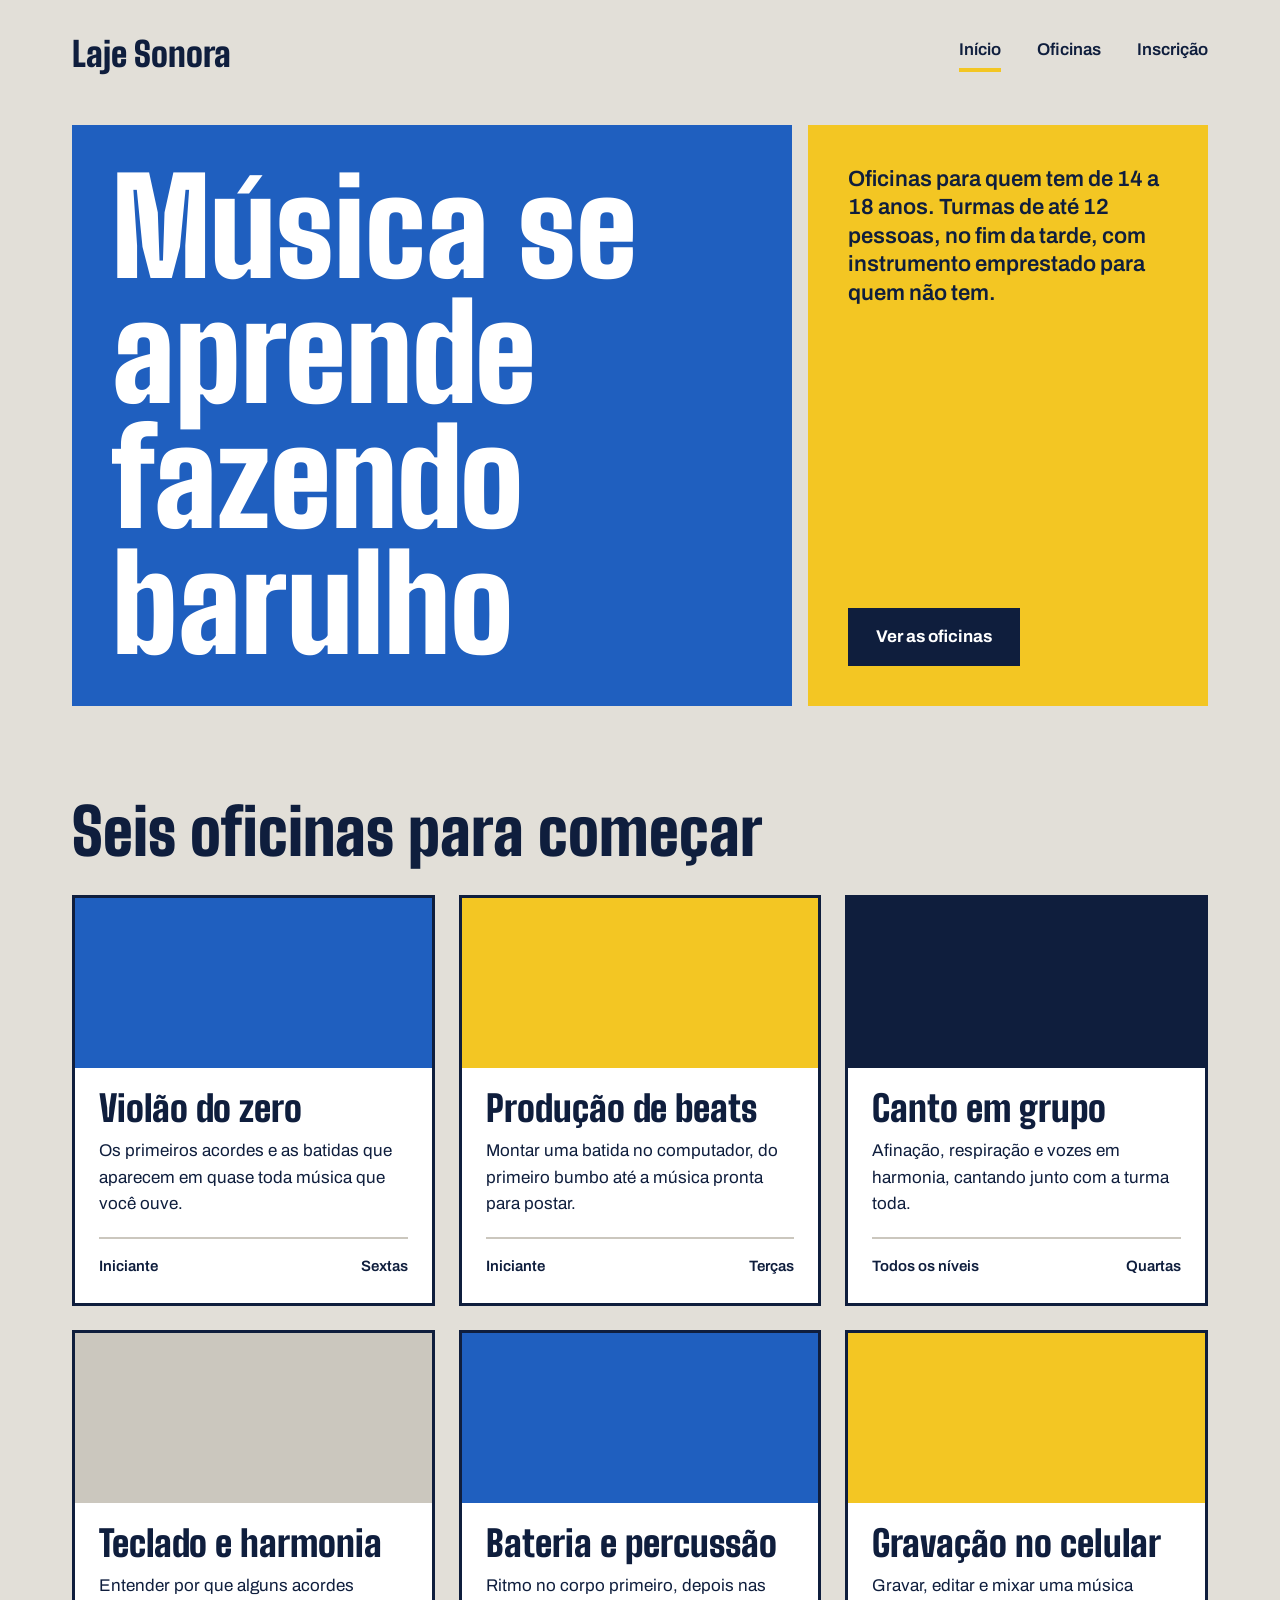
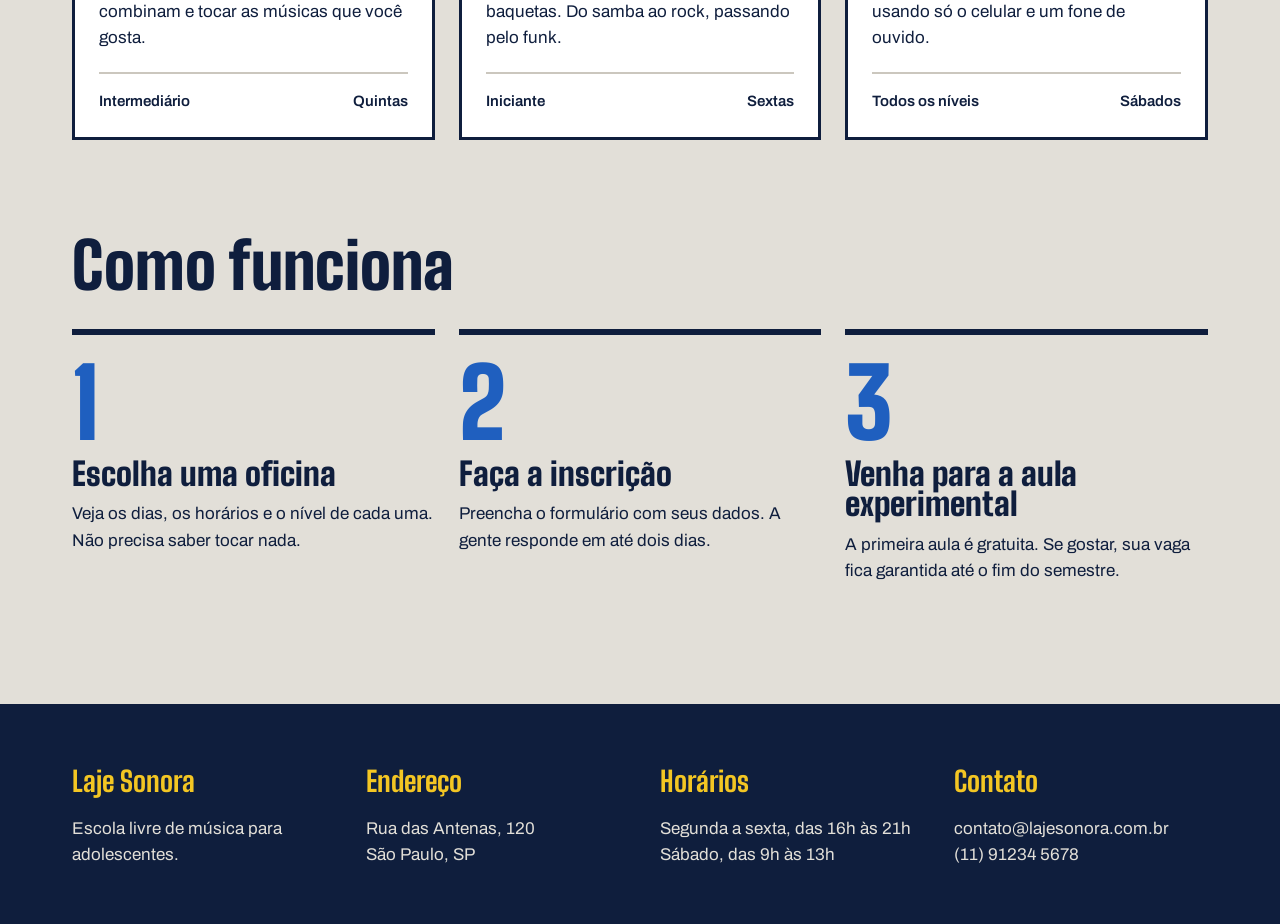
<file: index.html>
<!DOCTYPE html>
<html lang="pt-BR">
<head>
    <meta charset="UTF-8">
    <meta name="viewport" content="width=device-width, initial-scale=1.0">
    <title>Laje Sonora | Início</title>
    <link rel="preconnect" href="https://fonts.googleapis.com">
<link rel="preconnect" href="https://fonts.gstatic.com" crossorigin>
<link href="https://fonts.googleapis.com/css2?family=Archivo:ital,wght@0,100..900;1,100..900&family=Big+Shoulders:opsz,wght@10..72,100..900&display=swap" rel="stylesheet">
    <link rel="stylesheet" href="index.css">
</head>
<body>

    
    <header class="conteudo topo">
        <a href="index.html" class="logo">Laje Sonora</a>
        <nav class="menu">
            <a href="index.html" class="atual">Início</a>
            <a href="oficinas.html">Oficinas</a>
            <a href="inscricao.html">Inscrição</a>
        </nav>
    </header>

    <main>
        <section class="conteudo cartazes">
            <div class="cartaz cartaz-principal">
                <h1>Música se aprende fazendo barulho</h1>
            </div>
            <div class="cartaz cartaz-lateral">
                <p>Oficinas para quem tem de 14 a 18 anos. Turmas de até 12 pessoas, no fim da tarde, com instrumento emprestado para quem não tem.</p>
                <a href="oficinas.html" class="botao">Ver as oficinas</a>
            </div>
        </section>

        <section class="conteudo secao">
            <h2 class="titulo-secao">Seis oficinas para começar</h2>
            
            <div class="cards">
                
                <article class="card">
                    <div class="foto foto-azul"></div>
                    <div class="card-texto">
                        <h3>Violão do zero</h3>
                        <p>Os primeiros acordes e as batidas que aparecem em quase toda música que você ouve.</p>
                        <div class="card-info">
                            <span>Iniciante</span>
                            <span>Sextas</span>
                        </div>
                    </div>
                </article>

                <article class="card">
                    <div class="foto foto-amarela"></div>
                    <div class="card-texto">
                        <h3>Produção de beats</h3>
                        <p>Montar uma batida no computador, do primeiro bumbo até a música pronta para postar.</p>
                        <div class="card-info">
                            <span>Iniciante</span>
                            <span>Terças</span>
                        </div>
                    </div>
                </article>

                <article class="card">
                    <div class="foto foto-tinta"></div>
                    <div class="card-texto">
                        <h3>Canto em grupo</h3>
                        <p>Afinação, respiração e vozes em harmonia, cantando junto com a turma toda.</p>
                        <div class="card-info">
                            <span>Todos os níveis</span>
                            <span>Quartas</span>
                        </div>
                    </div>
                </article>

                <article class="card">
                    <div class="foto"></div>
                    <div class="card-texto">
                        <h3>Teclado e harmonia</h3>
                        <p>Entender por que alguns acordes combinam e tocar as músicas que você gosta.</p>
                        <div class="card-info">
                            <span>Intermediário</span>
                            <span>Quintas</span>
                        </div>
                    </div>
                </article>

                <article class="card">
                    <div class="foto foto-azul"></div>
                    <div class="card-texto">
                        <h3>Bateria e percussão</h3>
                        <p>Ritmo no corpo primeiro, depois nas baquetas. Do samba ao rock, passando pelo funk.</p>
                        <div class="card-info">
                            <span>Iniciante</span>
                            <span>Sextas</span>
                        </div>
                    </article>

                <article class="card">
                    <div class="foto foto-amarela"></div>
                    <div class="card-texto">
                        <h3>Gravação no celular</h3>
                        <p>Gravar, editar e mixar uma música usando só o celular e um fone de ouvido.</p>
                        <div class="card-info">
                            <span>Todos os níveis</span>
                            <span>Sábados</span>
                        </div>
                    </div>
                </article>

            </div>
        </section>
        <section class="conteudo secao">
            <h2 class="titulo-secao">Como funciona</h2>
            
            <div class="passos">
                
                <div class="passo">
                    <p class="passo-numero">1</p>
                    <h3>Escolha uma oficina</h3>
                    <p>Veja os dias, os horários e o nível de cada uma. Não precisa saber tocar nada.</p>
                </div>

                <div class="passo">
                    <p class="passo-numero">2</p>
                    <h3>Faça a inscrição</h3>
                    <p>Preencha o formulário com seus dados. A gente responde em até dois dias.</p>
                </div>

                <div class="passo">
                    <p class="passo-numero">3</p>
                    <h3>Venha para a aula experimental</h3>
                    <p>A primeira aula é gratuita. Se gostar, sua vaga fica garantida até o fim do semestre.</p>
                </div>

            </div>
        </section>
    </main>
    <footer class="rodape">
        <div class="conteudo rodape-colunas">
            
            <div class="rodape-coluna">
                <h4>Laje Sonora</h4>
                <p>Escola livre de música para adolescentes.</p>
            </div>
    
            <div class="rodape-coluna">
                <h4>Endereço</h4>
                <p>Rua das Antenas, 120<br>São Paulo, SP</p>
            </div>
    
            <div class="rodape-coluna">
                <h4>Horários</h4>
                <p>Segunda a sexta, das 16h às 21h<br>Sábado, das 9h às 13h</p>
            </div>
    
            <div class="rodape-coluna">
                <h4>Contato</h4>
                <p>contato@lajesonora.com.br<br>(11) 91234 5678</p>
            </div>
    
        </div>
    </footer>
</body>
</html>
</file>
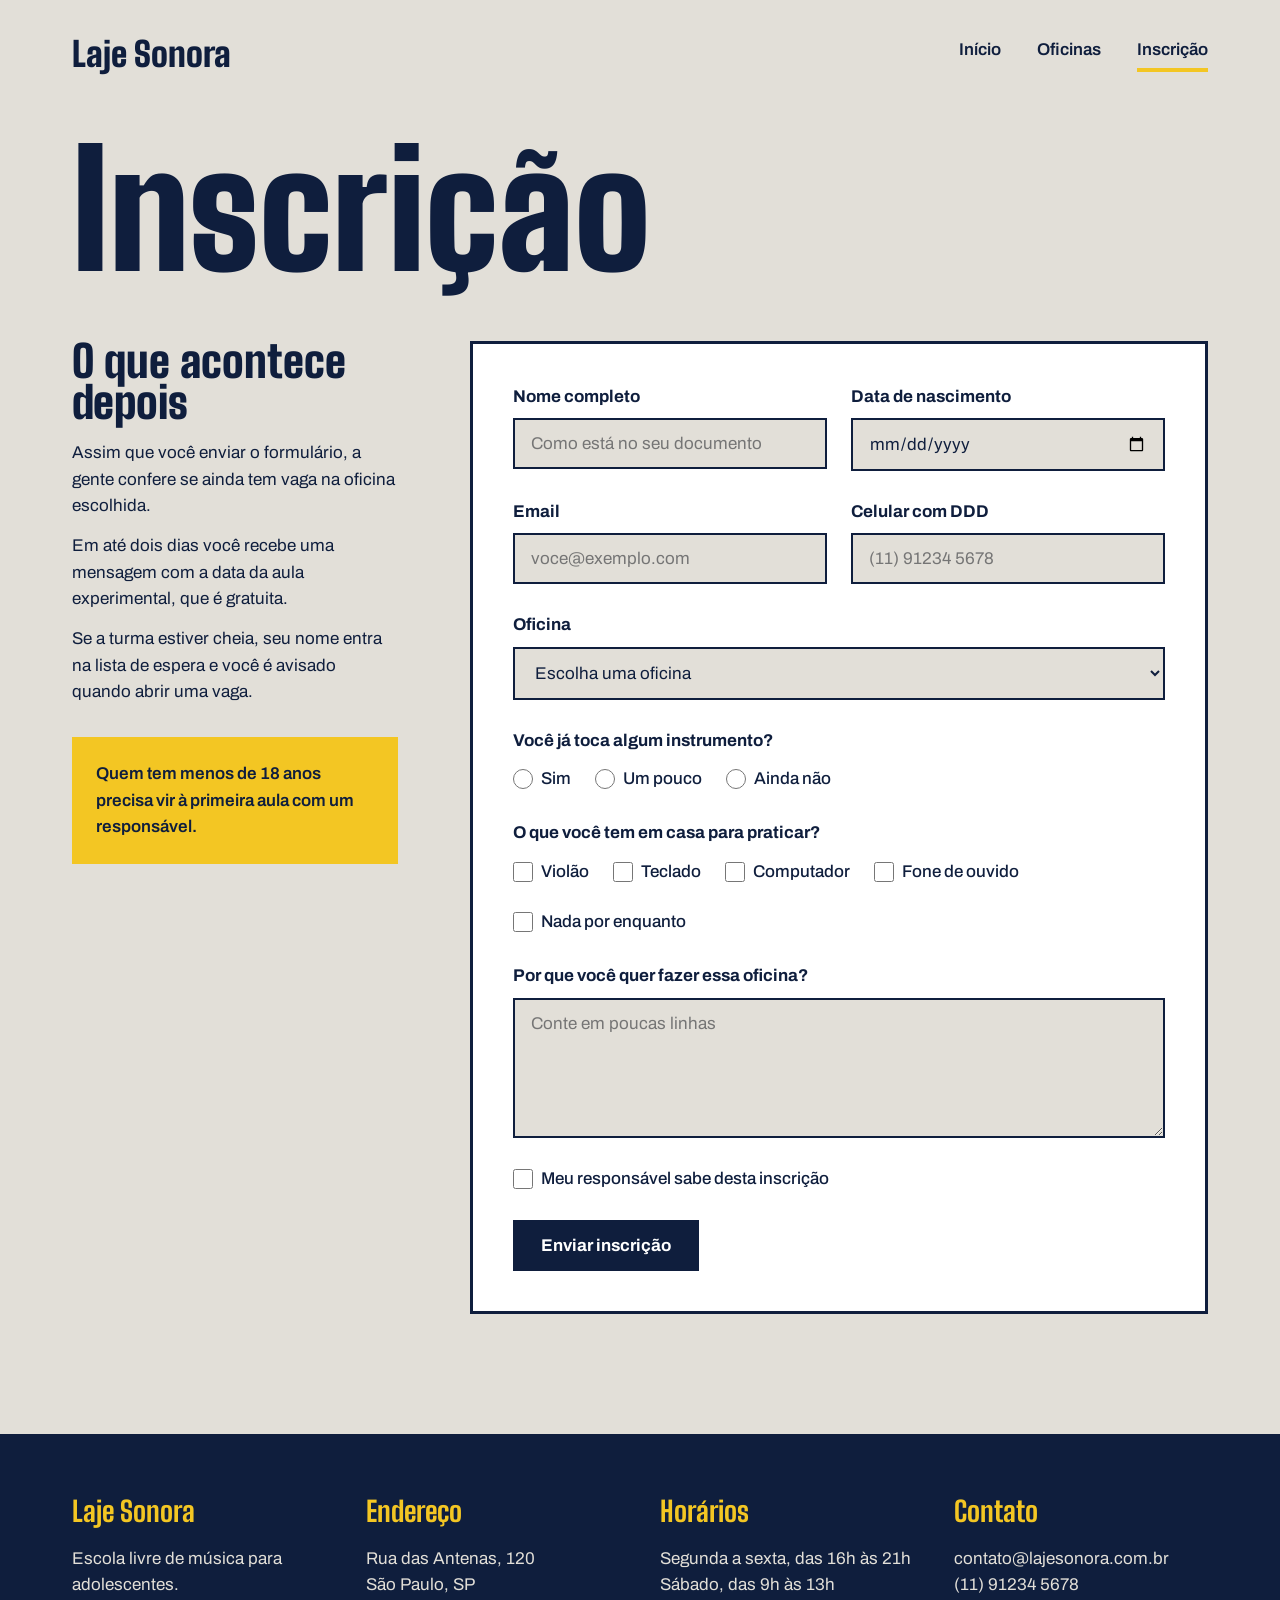
<file: inscricao.html>
<!DOCTYPE html>
<html lang="pt-BR">
<head>
    <meta charset="UTF-8">
    <meta name="viewport" content="width=device-width, initial-scale=1.0">
    <title>Laje Sonora | Inscrição</title>
    <link rel="preconnect" href="https://fonts.googleapis.com">
  <link rel="preconnect" href="https://fonts.gstatic.com" crossorigin>
  <link href="https://fonts.googleapis.com/css2?family=Archivo:ital,wght@0,100..900;1,100..900&family=Big+Shoulders:opsz,wght@10..72,100..900&display=swap" rel="stylesheet">
    <link rel="stylesheet" href="inscricao.css">
</head>
<body>
    <header class="topo">
        <a href="index.html" class="logo">Laje Sonora</a>
        <nav class="menu">
            <a href="index.html">Início</a>
            <a href="oficinas.html">Oficinas</a>
            <a href="inscricao.html" class="atual">Inscrição</a>
        </nav>
    </header>

    <main class="conteudo">
        <h1 class="titulo-pagina">Inscrição</h1>

        <div class="inscricao">
            <section class="explicacao">
                <h2>O que acontece depois</h2>
                <p>Assim que você enviar o formulário, a gente confere se ainda tem vaga na oficina escolhida.</p>
                <p>Em até dois dias você recebe uma mensagem com a data da aula experimental, que é gratuita.</p>
                <p>Se a turma estiver cheia, seu nome entra na lista de espera e você é avisado quando abrir uma vaga.</p>
                <p class="aviso">Quem tem menos de 18 anos precisa vir à primeira aula com um responsável.</p>
            </section>

            <form class="formulario" action="#" method="post">
                <div class="linha">
                    <div class="campo">
                        <label for="nome">Nome completo</label>
                        <input type="text" id="nome" name="nome" placeholder="Como está no seu documento" required>
                    </div>

                    <div class="campo">
                        <label for="nascimento">Data de nascimento</label>
                        <input type="date" id="nascimento" name="nascimento" required>
                    </div>
                </div>

                <div class="linha">
                    <div class="campo">
                        <label for="email">Email</label>
                        <input type="email" id="email" name="email" placeholder="voce@exemplo.com" required>
                    </div>

                    <div class="campo">
                        <label for="telefone">Celular com DDD</label>
                        <input type="tel" id="telefone" name="telefone" placeholder="(11) 91234 5678" required>
                    </div>
                </div>

                <div class="campo">
                    <label for="oficina">Oficina</label>
                    <select id="oficina" name="oficina" required>
                        <option value="">Escolha uma oficina</option>
                        <option value="violao">Violão do zero</option>
                        <option value="beats">Produção de beats</option>
                        <option value="canto">Canto em grupo</option>
                        <option value="teclado">Teclado e harmonia</option>
                        <option value="bateria">Bateria e percussão</option>
                        <option value="gravacao">Gravação no celular</option>
                    </select>
                </div>

                <fieldset class="grupo">
                    <legend>Você já toca algum instrumento?</legend>
                    <div class="opcoes">
                        <div class="opcao">
                            <input type="radio" id="tocaSim" name="toca" value="sim">
                            <label for="tocaSim">Sim</label>
                        </div>
                        <div class="opcao">
                            <input type="radio" id="tocaPouco" name="toca" value="pouco">
                            <label for="tocaPouco">Um pouco</label>
                        </div>
                        <div class="opcao">
                            <input type="radio" id="tocaNao" name="toca" value="nao">
                            <label for="tocaNao">Ainda não</label>
                        </div>
                    </div>
                </fieldset>

                <fieldset class="grupo">
                    <legend>O que você tem em casa para praticar?</legend>
                    <div class="opcoes">
                        <div class="opcao">
                            <input type="checkbox" id="temViolao" name="tem" value="violao">
                            <label for="temViolao">Violão</label>
                        </div>
                        <div class="opcao">
                            <input type="checkbox" id="temTeclado" name="tem" value="teclado">
                            <label for="temTeclado">Teclado</label>
                        </div>
                        <div class="opcao">
                            <input type="checkbox" id="temComputador" name="tem" value="computador">
                            <label for="temComputador">Computador</label>
                        </div>
                        <div class="opcao">
                            <input type="checkbox" id="temFone" name="tem" value="fone">
                            <label for="temFone">Fone de ouvido</label>
                        </div>
                        <div class="opcao">
                            <input type="checkbox" id="temNada" name="tem" value="nada">
                            <label for="temNada">Nada por enquanto</label>
                        </div>
                    </div>
                </fieldset>

                <div class="campo">
                    <label for="motivo">Por que você quer fazer essa oficina?</label>
                    <textarea id="motivo" name="motivo" placeholder="Conte em poucas linhas"></textarea>
                </div>

                <div class="opcao">
                    <input type="checkbox" id="responsavel" name="responsavel" required>
                    <label for="responsavel">Meu responsável sabe desta inscrição</label>
                </div>

                <div>
                    <button type="submit" class="botao">Enviar inscrição</button>
                </div>
            </form>
        </div>
    </main>

<footer class="rodape">
    <div class="conteudo rodape-colunas">

        <div class="rodape-coluna">
            <h4>Laje Sonora</h4>
            <p>Escola livre de música para adolescentes.</p>
        </div>

        <div class="rodape-coluna">
            <h4>Endereço</h4>
            <p>Rua das Antenas, 120<br>São Paulo, SP</p>
        </div>

        <div class="rodape-coluna">
            <h4>Horários</h4>
            <p>Segunda a sexta, das 16h às 21h<br>Sábado, das 9h às 13h</p>
        </div>

        <div class="rodape-coluna">
            <h4>Contato</h4>
            <p>contato@lajesonora.com.br<br>(11) 91234 5678</p>
        </div>

    </div>
</footer>

</body>
</html>
</file>
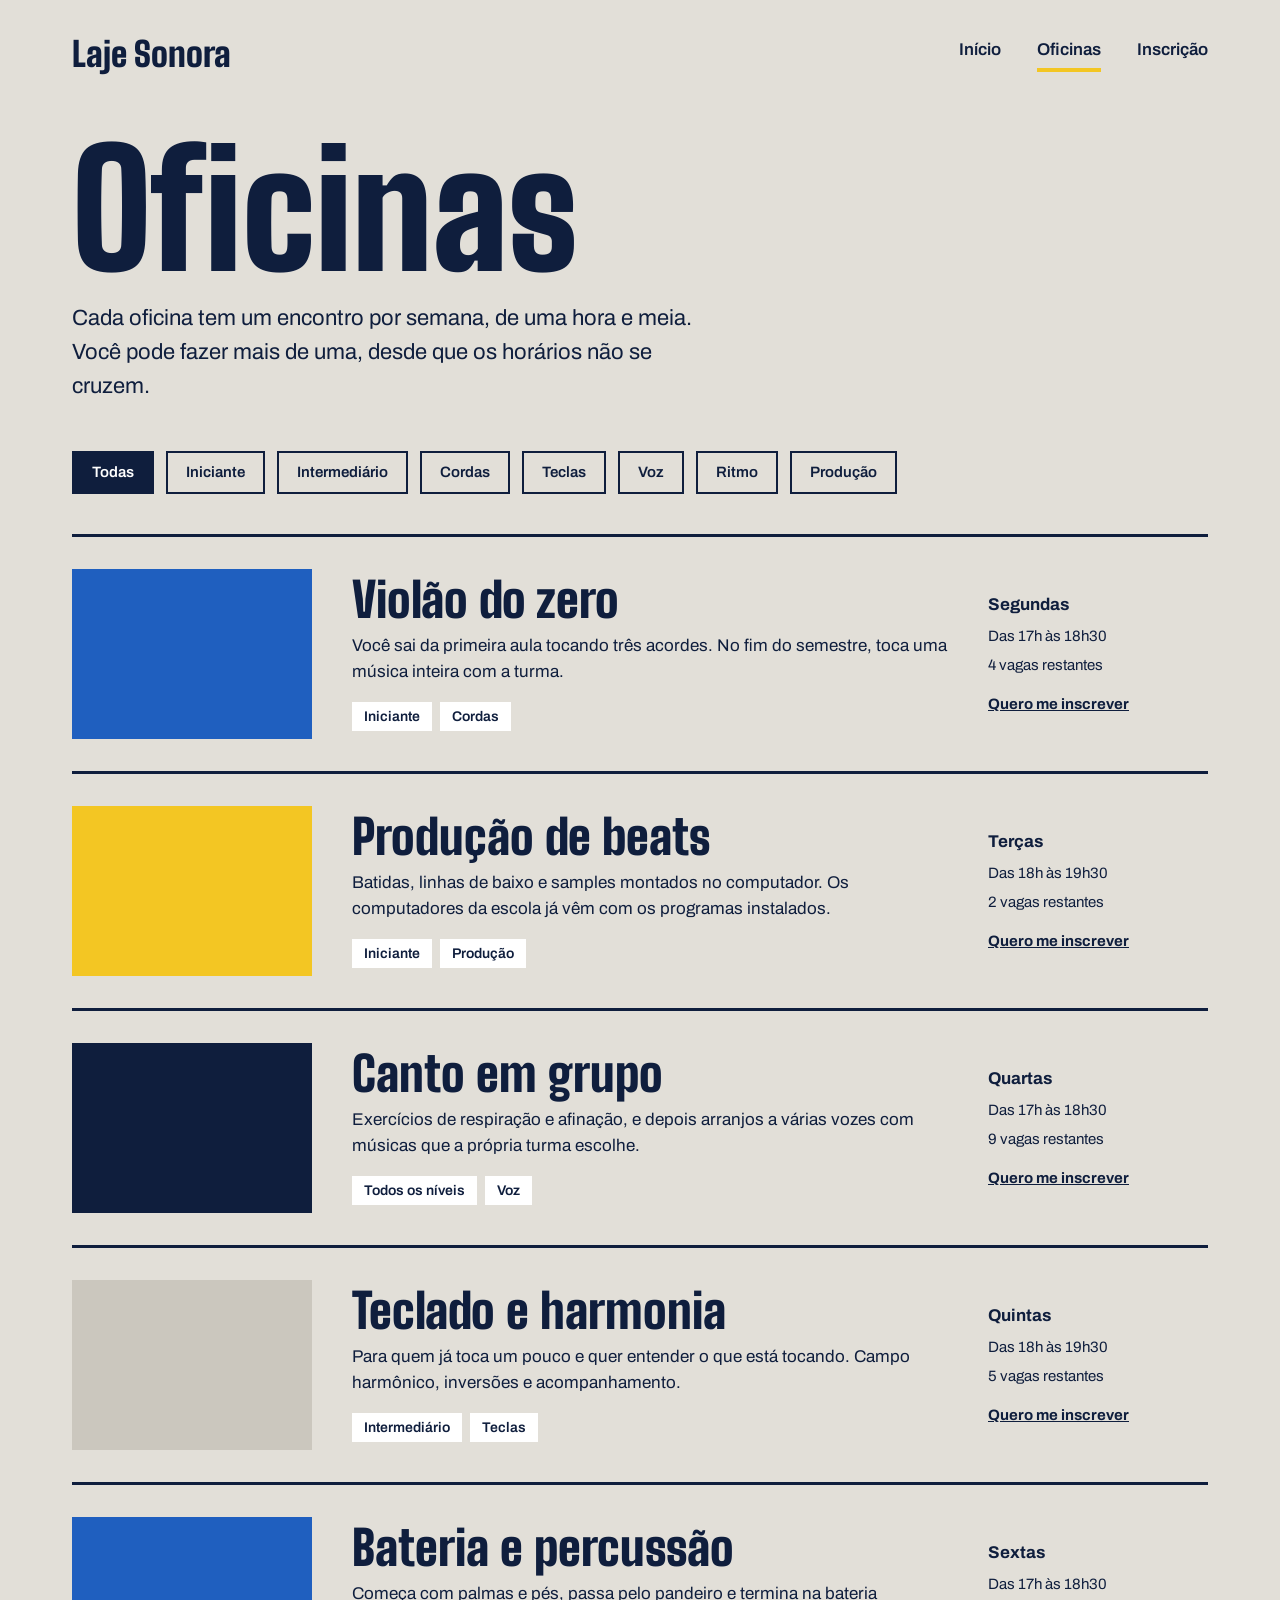
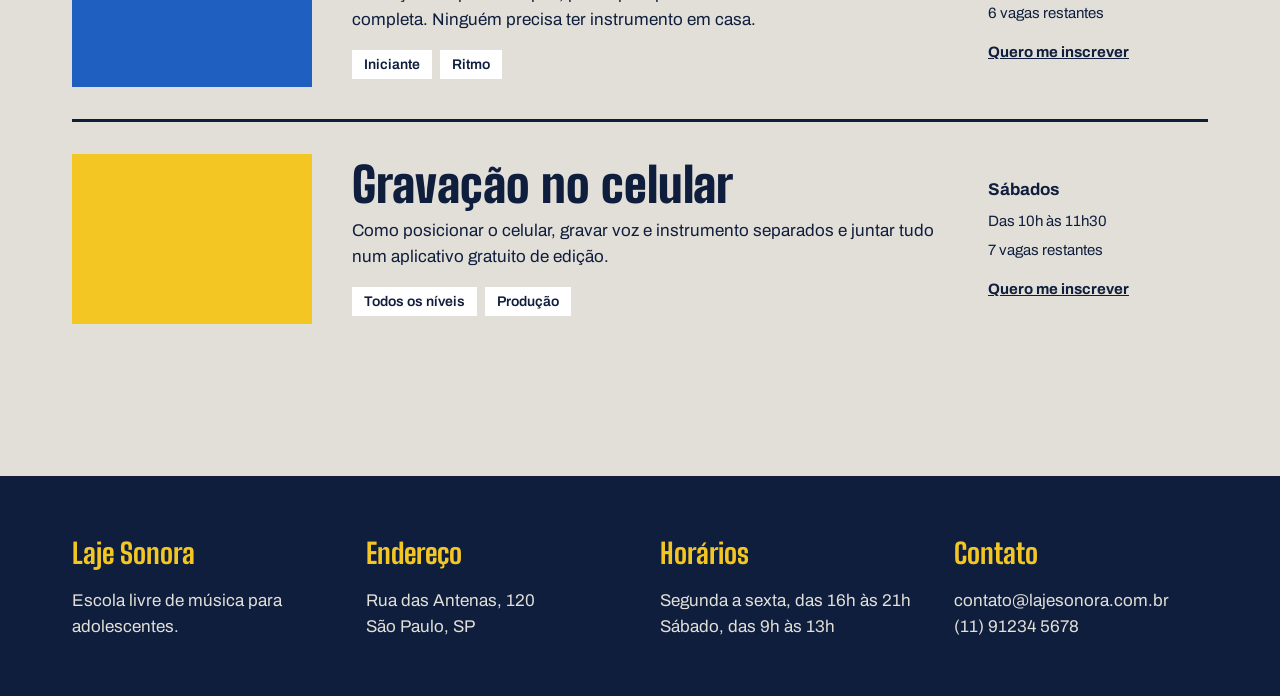
<file: oficinas.html>
<!DOCTYPE html>
<html lang="pt-BR">
<head>
  <meta charset="UTF-8">
  <meta name="viewport" content="width=device-width, initial-scale=1.0">
  <title>Laje Sonora | Oficinas</title>
  <link rel="preconnect" href="https://fonts.googleapis.com">
  <link rel="preconnect" href="https://fonts.gstatic.com" crossorigin>
  <link href="https://fonts.googleapis.com/css2?family=Archivo:ital,wght@0,100..900;1,100..900&family=Big+Shoulders:opsz,wght@10..72,100..900&display=swap" rel="stylesheet">
  <link rel="stylesheet" href="oficinas.css">
</head>
<body>

  <header class="topo">
    <a href="index.html" class="logo">Laje Sonora</a>
    <nav class="menu">
      <a href="index.html">Início</a>
      <a href="oficinas.html" class="atual">Oficinas</a>
      <a href="inscricao.html">Inscrição</a>
    </nav>
  </header>

  <main class="conteudo">
    <h1 class="titulo-pagina">Oficinas</h1>
    <p class="subtitulo-pagina">Cada oficina tem um encontro por semana, de uma hora e meia. Você pode fazer mais de uma, desde que os horários não se cruzem.</p>

    <div class="filtros">
      <span class="filtro ativo">Todas</span>
      <span class="filtro">Iniciante</span>
      <span class="filtro">Intermediário</span>
      <span class="filtro">Cordas</span>
      <span class="filtro">Teclas</span>
      <span class="filtro">Voz</span>
      <span class="filtro">Ritmo</span>
      <span class="filtro">Produção</span>
    </div>

    <div class="lista">

      <article class="oficina">
        <div class="foto foto-azul"></div>
        <div class="oficina-texto">
          <h2>Violão do zero</h2>
          <p>Você sai da primeira aula tocando três acordes. No fim do semestre, toca uma música inteira com a turma.</p>
          <div class="etiquetas">
            <span class="etiqueta">Iniciante</span>
            <span class="etiqueta">Cordas</span>
          </div>
        </div>
        <div class="oficina-detalhes">
          <strong>Segundas</strong>
          <span>Das 17h às 18h30</span>
          <span>4 vagas restantes</span>
          <a href="inscricao.html">Quero me inscrever</a>
        </div>
      </article>

      <article class="oficina">
        <div class="foto foto-amarela"></div>
        <div class="oficina-texto">
          <h2>Produção de beats</h2>
          <p>Batidas, linhas de baixo e samples montados no computador. Os computadores da escola já vêm com os programas instalados.</p>
          <div class="etiquetas">
            <span class="etiqueta">Iniciante</span>
            <span class="etiqueta">Produção</span>
          </div>
        </div>
        <div class="oficina-detalhes">
          <strong>Terças</strong>
          <span>Das 18h às 19h30</span>
          <span>2 vagas restantes</span>
          <a href="inscricao.html">Quero me inscrever</a>
        </div>
      </article>

      <article class="oficina">
        <div class="foto foto-tinta"></div>
        <div class="oficina-texto">
          <h2>Canto em grupo</h2>
          <p>Exercícios de respiração e afinação, e depois arranjos a várias vozes com músicas que a própria turma escolhe.</p>
          <div class="etiquetas">
            <span class="etiqueta">Todos os níveis</span>
            <span class="etiqueta">Voz</span>
          </div>
        </div>
        <div class="oficina-detalhes">
          <strong>Quartas</strong>
          <span>Das 17h às 18h30</span>
          <span>9 vagas restantes</span>
          <a href="inscricao.html">Quero me inscrever</a>
        </div>
      </article>

      <article class="oficina">
        <div class="foto"></div>
        <div class="oficina-texto">
          <h2>Teclado e harmonia</h2>
          <p>Para quem já toca um pouco e quer entender o que está tocando. Campo harmônico, inversões e acompanhamento.</p>
          <div class="etiquetas">
            <span class="etiqueta">Intermediário</span>
            <span class="etiqueta">Teclas</span>
          </div>
        </div>
        <div class="oficina-detalhes">
          <strong>Quintas</strong>
          <span>Das 18h às 19h30</span>
          <span>5 vagas restantes</span>
          <a href="inscricao.html">Quero me inscrever</a>
        </div>
      </article>

      <article class="oficina">
        <div class="foto foto-azul"></div>
        <div class="oficina-texto">
          <h2>Bateria e percussão</h2>
          <p>Começa com palmas e pés, passa pelo pandeiro e termina na bateria completa. Ninguém precisa ter instrumento em casa.</p>
          <div class="etiquetas">
            <span class="etiqueta">Iniciante</span>
            <span class="etiqueta">Ritmo</span>
          </div>
        </div>
        <div class="oficina-detalhes">
          <strong>Sextas</strong>
          <span>Das 17h às 18h30</span>
          <span>6 vagas restantes</span>
          <a href="inscricao.html">Quero me inscrever</a>
        </div>
      </article>

      <article class="oficina">
        <div class="foto foto-amarela"></div>
        <div class="oficina-texto">
          <h2>Gravação no celular</h2>
          <p>Como posicionar o celular, gravar voz e instrumento separados e juntar tudo num aplicativo gratuito de edição.</p>
          <div class="etiquetas">
            <span class="etiqueta">Todos os níveis</span>
            <span class="etiqueta">Produção</span>
          </div>
        </div>
        <div class="oficina-detalhes">
          <strong>Sábados</strong>
          <span>Das 10h às 11h30</span>
          <span>7 vagas restantes</span>
          <a href="inscricao.html">Quero me inscrever</a>
        </div>
      </article>

    </div>
  </main>

  <footer class="rodape">
    <div class="conteudo rodape-colunas">
        
        <div class="rodape-coluna">
            <h4>Laje Sonora</h4>
            <p>Escola livre de música para adolescentes.</p>
        </div>

        <div class="rodape-coluna">
            <h4>Endereço</h4>
            <p>Rua das Antenas, 120<br>São Paulo, SP</p>
        </div>

        <div class="rodape-coluna">
            <h4>Horários</h4>
            <p>Segunda a sexta, das 16h às 21h<br>Sábado, das 9h às 13h</p>
        </div>

        <div class="rodape-coluna">
            <h4>Contato</h4>
            <p>contato@lajesonora.com.br<br>(11) 91234 5678</p>
        </div>

    </div>
</footer>
</body>
</html>
</file>
<file: index.css>
* {
    margin: 0;
    padding: 0;
    box-sizing: border-box;
}

:root {
    --concreto: #E2DFD8;
    --concreto-escuro: #CBC7BE;
    --tinta: #0F1E3D;
    --caixa-dagua: #1F5FBF;
    --fita: #F3C623;
    --branco: #FFFFFF;

    --fonte-cartaz: "Big Shoulders", "Arial Narrow", sans-serif;
    --fonte-texto: "Archivo", Arial, sans-serif;
}

body {
    background-color: var(--concreto);
    color: var(--tinta);
    font-family: var(--fonte-texto);
    font-size: 17px;
    line-height: 1.55;
}

a {
    color: inherit;
}

h1, h2, h3 {
    font-family: var(--fonte-cartaz);
    font-weight: 900;
    line-height: 0.95;
}

.conteudo {
    max-width: 1200px;
    margin-inline: auto;
    padding-inline: 32px;
}

.topo {
    padding-block: 28px;
    display: flex;
    justify-content: space-between;
    align-items: center;
}

.logo {
    font-family: var(--fonte-cartaz);
    font-size: 34px;
    font-weight: 900;
    text-decoration: none;
}

.menu {
    display: flex;
    gap: 36px;
}

.menu a {
    font-weight: 600;
    text-decoration: none;
    padding-bottom: 4px;
    border-bottom: 4px solid transparent;
}

.menu a:hover {
    border-bottom-color: var(--tinta);
}

.menu a.atual {
    border-bottom-color: var(--fita);
}

.cartazes {
    margin-top: 16px;
    display: flex;
    gap: 16px;
}

.cartaz {
    padding: 40px;
}

.cartaz-principal {
    background-color: var(--caixa-dagua);
    color: var(--branco);
    flex: 2;
}

.cartaz-principal h1 {
    font-size: 132px;
    max-width: 9ch;
}

.cartaz-lateral {
    background-color: var(--fita);
    flex: 1;
    display: flex;
    flex-direction: column;
    justify-content: space-between;
    gap: 32px;
    align-items: flex-start;
}

.cartaz-lateral p {
    font-size: 22px;
    font-weight: 600;
    line-height: 1.3;
}

.botao {
    background-color: var(--tinta);
    color: var(--branco);
    font-weight: 700;
    text-decoration: none;
    padding: 16px 28px;
    border: none;
    font-family: var(--fonte-texto);
    font-size: 17px;
    cursor: pointer;
}

.botao:hover {
    background-color: var(--caixa-dagua);
}
.secao {
    margin-top: 96px;
}

.titulo-secao {
    font-size: 64px;
    margin-bottom: 32px;
}

.cards {
    display: flex;
    flex-wrap: wrap;
    gap: 24px;
}

.card {
    background-color: var(--branco);
    border: 3px solid var(--tinta);
    flex: 1 1 340px;
}

.card .foto {
    height: 170px;
}

.foto {
    background-color: var(--concreto-escuro);
}

.foto-azul {
    background-color: var(--caixa-dagua);
}

.foto-amarela {
    background-color: var(--fita);
}

.foto-tinta {
    background-color: var(--tinta);
}

.card-texto {
    padding: 24px;
}

.card h3 {
    font-size: 36px;
    margin-bottom: 12px;
}

.card-info {
    margin-top: 20px;
    padding-top: 16px;
    border-top: 2px solid var(--concreto-escuro);
    font-weight: 600;
    font-size: 15px;
    display: flex;
    justify-content: space-between;
}
.passos {
    display: flex;
    gap: 24px;
}

.passo {
    border-top: 6px solid var(--tinta);
    padding-top: 20px;
    flex: 1;
}

.passo-numero {
    font-family: var(--fonte-cartaz);
    font-size: 96px;
    font-weight: 900;
    line-height: 1;
    color: var(--caixa-dagua);
}

.passo h3 {
    font-size: 32px;
    margin-block: 8px 12px;
}
.rodape {
    margin-top: 120px;
    background-color: var(--tinta);
    color: var(--concreto);
    padding-top: 56px;
    padding-bottom: 56px;
}

.rodape-colunas {
    display: flex;
    gap: 40px;
}

.rodape-coluna {
    flex: 1;
}

.rodape h4 {
    font-family: var(--fonte-cartaz);
    font-size: 28px;
    color: var(--fita);
    margin-bottom: 12px;
}
@media (max-width: 800px) {
    .cartazes,
    .passos,
    .rodape-colunas {
      flex-direction: column;
    }
  
    .cartaz-principal h1 {
      font-size: 84px;
    }
  }
</file>
<file: inscricao.css>
* {
    margin: 0;
    padding: 0;
    box-sizing: border-box;
  }
  
  :root {
    --concreto: #e2DFD8;
    --concreto-escuro: #cBC7BE;
    --tinta: #0F1E3D;
    --caixa-dagua: #1F5FBF;
    --fita: #F3C623;
    --branco: #FFFFFF;
  
    --fonte-cartaz: "Big Shoulders", "Arial Narrow", sans-serif;
    --fonte-texto: "Archivo", Arial, sans-serif;
  }
  
  body {
    background-color: var(--concreto);
    color: var(--tinta);
    font-family: var(--fonte-texto);
    font-size: 17px;
    line-height: 1.55;
  }
  
  a {
    color: inherit;
  }
  
  h1, h2, h3 {
    font-family: var(--fonte-cartaz);
    font-weight: 900;
    line-height: 0.95;
  }
  
  .conteudo {
    max-width: 1200px;
    margin-inline: auto;
    padding-inline: 32px;
  }
  
  .topo {
    max-width: 1200px;
    margin-inline: auto;
    padding: 28px 32px;
    display: flex;
    justify-content: space-between;
    align-items: center;
  }
  
  .logo {
    font-family: var(--fonte-cartaz);
    font-size: 34px;
    font-weight: 900;
    text-decoration: none;
  }
  
  .menu {
    display: flex;
    gap: 36px;
  }
  
  .menu a {
    font-weight: 600;
    text-decoration: none;
    padding-bottom: 4px;
    border-bottom: 4px solid transparent;
  }
  
  .menu a:hover {
    border-bottom-color: var(--tinta);
  }
  
  .menu a.atual {
    border-bottom-color: var(--fita);
  }
  
  .rodape {
    margin-top: 120px;
    background-color: var(--tinta);
    color: var(--concreto);
    padding-top: 56px;
    padding-bottom: 56px;
  }
  
  .rodape-colunas {
    display: flex;
    gap: 40px;
  }
  
  .rodape-coluna {
    flex: 1;
  }
  
  .rodape h4 {
    font-family: var(--fonte-cartaz);
    font-size: 28px;
    color: var(--fita);
    margin-bottom: 12px;
  }
  
  .titulo-pagina {
    font-size: 160px;
    margin-top: 24px;
  }
  
  .botao {
    background-color: var(--tinta);
    color: var(--branco);
    font-weight: 700;
    text-decoration: none;
    padding: 16px 28px;
    border: none;
    font-family: var(--fonte-texto);
    font-size: 17px;
    cursor: pointer;
  }
  
  .botao:hover {
    background-color: var(--caixa-dagua);
  }
  
  .inscricao {
    margin-top: 56px;
    display: flex;
    gap: 72px;
  }
  
  .explicacao {
    flex: 1;
  }
  
  .explicacao h2 {
    font-size: 44px;
    margin-bottom: 16px;
  }
  
  .explicacao p + p {
    margin-top: 14px;
  }
  
  .explicacao .aviso {
    margin-top: 32px;
    padding: 24px;
    background-color: var(--fita);
    font-weight: 600;
  }
  
  .formulario {
    background-color: var(--branco);
    border: 3px solid var(--tinta);
    padding: 40px;
    flex: 2;
    display: flex;
    flex-direction: column;
    gap: 28px;
  }
  
  .linha {
    display: flex;
    gap: 24px;
  }
  
  .campo {
    flex: 1;
    display: flex;
    flex-direction: column;
    gap: 8px;
  }
  
  .grupo legend {
    margin-bottom: 12px;
  }
  
  .opcoes {
    display: flex;
    flex-wrap: wrap;
    gap: 24px;
  }
  
  .opcao {
    display: flex;
    align-items: center;
    gap: 8px;
  }

  .formulario label,
.formulario legend {
  font-weight: 700;
}

.formulario fieldset {
  border: none;
}

.formulario input[type="text"],
.formulario input[type="email"],
.formulario input[type="tel"],
.formulario input[type="date"],
.formulario select,
.formulario textarea {
  width: 100%;
  padding: 14px 16px;
  border: 2px solid var(--tinta);
  background-color: var(--concreto);
  font-family: var(--fonte-texto);
  font-size: 17px;
  color: var(--tinta);
}

.formulario input:focus,
.formulario select:focus,
.formulario textarea:focus {
  outline: 3px solid var(--caixa-dagua);
  outline-offset: 2px;
  background-color: var(--branco);
}

.formulario textarea {
  height: 140px;
  resize: vertical;
}

.formulario .opcao label {
  font-weight: 500;
}

.formulario input[type="radio"],
.formulario input[type="checkbox"] {
  width: 20px;
  height: 20px;
  accent-color: var(--caixa-dagua);
}

@media (max-width: 800px) {
    .cartazes,
    .passos,
    .rodape-colunas {
      flex-direction: column;
    }
  
    .cartaz-principal h1 {
      font-size: 84px;
    }
  }
</file>
<file: oficinas.css>
* {
    margin: 0;
    padding: 0;
    box-sizing: border-box;
  }
  
  :root {
    --concreto: #e2DFD8;
    --concreto-escuro: #cBC7BE;
    --tinta: #0F1E3D;
    --caixa-dagua: #1F5FBF;
    --fita: #F3C623;
    --branco: #FFFFFF;
  
    --fonte-cartaz: "Big Shoulders", "Arial Narrow", sans-serif;
    --fonte-texto: "Archivo", Arial, sans-serif;
  }
  
  body {
    background-color: var(--concreto);
    color: var(--tinta);
    font-family: var(--fonte-texto);
    font-size: 17px;
    line-height: 1.55;
  }
  
  a {
    color: inherit;
  }
  
  h1, h2, h3 {
    font-family: var(--fonte-cartaz);
    font-weight: 900;
    line-height: 0.95;
  }
  
  .conteudo {
    max-width: 1200px;
    margin-inline: auto;
    padding-inline: 32px;
  }
  
  .topo {
    max-width: 1200px;
    margin-inline: auto;
    padding: 28px 32px;
    display: flex;
    justify-content: space-between;
    align-items: center;
  }
  
  .logo {
    font-family: var(--fonte-cartaz);
    font-size: 34px;
    font-weight: 900;
    text-decoration: none;
  }
  
  .menu {
    display: flex;
    gap: 36px;
  }
  
  .menu a {
    font-weight: 600;
    text-decoration: none;
    padding-bottom: 4px;
    border-bottom: 4px solid transparent;
  }
  
  .menu a:hover {
    border-bottom-color: var(--tinta);
  }
  
  .menu a.atual {
    border-bottom-color: var(--fita);
  }
  
  .foto {
    background-color: var(--concreto-escuro);
  }
  
  .foto-azul {
    background-color: var(--caixa-dagua);
  }
  
  .foto-amarela {
    background-color: var(--fita);
  }
  
  .foto-tinta {
    background-color: var(--tinta);
  }
  
  .rodape {
    margin-top: 120px;
    background-color: var(--tinta);
    color: var(--concreto);
    padding-top: 56px;
    padding-bottom: 56px;
  }
  
  .rodape-colunas {
    display: flex;
    gap: 40px;
  }
  
  .rodape-coluna {
    flex: 1;
  }
  
  .rodape h4 {
    font-family: var(--fonte-cartaz);
    font-size: 28px;
    color: var(--fita);
    margin-bottom: 12px;
  }
  
  .titulo-pagina {
    font-size: 160px;
    margin-top: 24px;
  }
  
  .subtitulo-pagina {
    font-size: 22px;
    max-width: 640px;
    margin-top: 16px;
  }
  
  .filtros {
    margin-top: 48px;
    display: flex;
    flex-wrap: wrap;
    gap: 12px;
  }
  
  .filtro {
    border: 2px solid var(--tinta);
    padding: 8px 18px;
    font-weight: 600;
    font-size: 15px;
  }
  
  .filtro.ativo {
    background-color: var(--tinta);
    color: var(--branco);
  }
  
  .lista {
    margin-top: 40px;
  }
  
  .oficina {
    padding: 32px 0;
    border-top: 3px solid var(--tinta);
    display: flex;
    align-items: center;
    gap: 40px;
  }
  
  .oficina .foto {
    width: 240px;
    height: 170px;
    flex-shrink: 0;
  }
  
  .oficina-texto {
    flex: 1;
  }
  
  .oficina h2 {
    font-size: 48px;
    margin-bottom: 10px;
  }
  
  .etiquetas {
    margin-top: 16px;
    display: flex;
    gap: 8px;
  }
  
  .etiqueta {
    background-color: var(--branco);
    padding: 4px 12px;
    font-size: 14px;
    font-weight: 600;
  }
  
  .oficina-detalhes {
    width: 220px;
    font-size: 15px;
    display: flex;
    flex-direction: column;
    gap: 6px;
  }
  
  .oficina-detalhes strong {
    font-size: 17px;
  }
  
  .oficina-detalhes a {
    margin-top: 10px;
    font-weight: 700;
  }
  
  @media (max-width: 800px) {
    .oficina,
    .rodape-colunas {
      flex-direction: column;
      align-items: stretch;
    }
  
    .titulo-pagina {
      font-size: 96px;
    }
  
    .oficina .foto,
    .oficina-detalhes {
      width: 100%;
    }
  }
</file>
